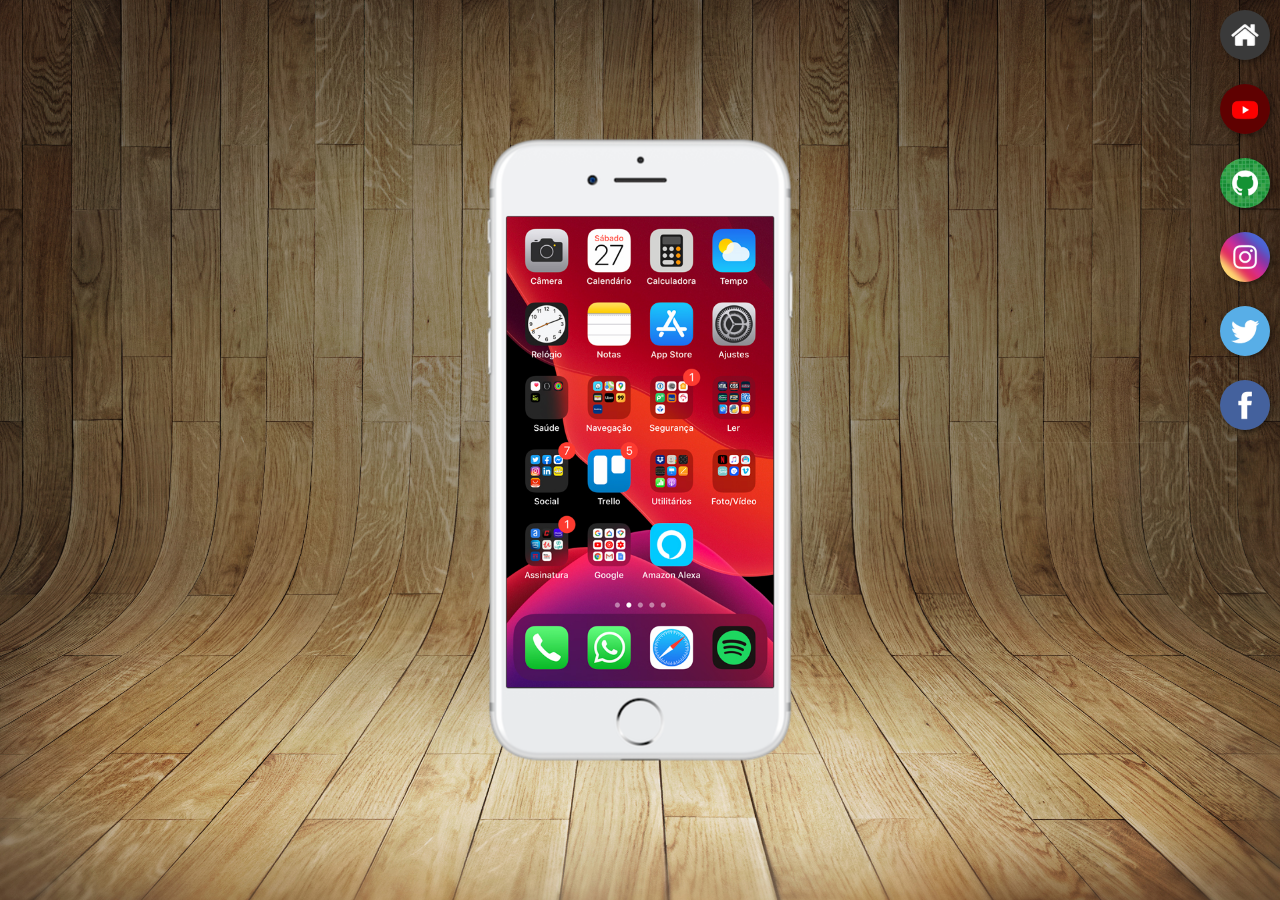
<file: index.html>
<!DOCTYPE html>
<html lang="pt-br">
<head>
    <meta charset="UTF-8">
    <meta name="viewport" content="width=device-width, initial-scale=1.0">
    <link rel="shortcut icon" href="favicon.ico" type="image/x-icon">
    <link rel="stylesheet" href="estilos/style.css">
    <title>Projeto Redes Sociais</title>
</head>
<body>
    <main>
        <section id="telefone">
            <iframe src="home.html" name="tela"  id="tela" frameborder="0"></iframe>
        </section>
        <section id="redes-sociais">
            <a href="home.html" target="tela"><img src="imagens/logo-home.jpg" alt="Home"></a><br>

            <a href="youtube.html" target="tela"><img src="imagens/logo-youtube.jpg" alt="Youtube"><a><br>

            <a href="github.html" target="tela"><img src="imagens/logo-github.jpg" alt="Github"></a><br>

            <a href="instagram.html" target="tela"><img src="imagens/logo-instagram.jpg" alt="Instagram"></a><br>

            <a href="#" target="tela"><img src="imagens/logo-twitter.jpg" alt="Twiter"></a><br>

            <a href="#" target="tela"><img src="imagens/logo-facebook.jpg" alt="Facebook"></a><br>
        </section>
    </main>
</body>
</html>
</file>
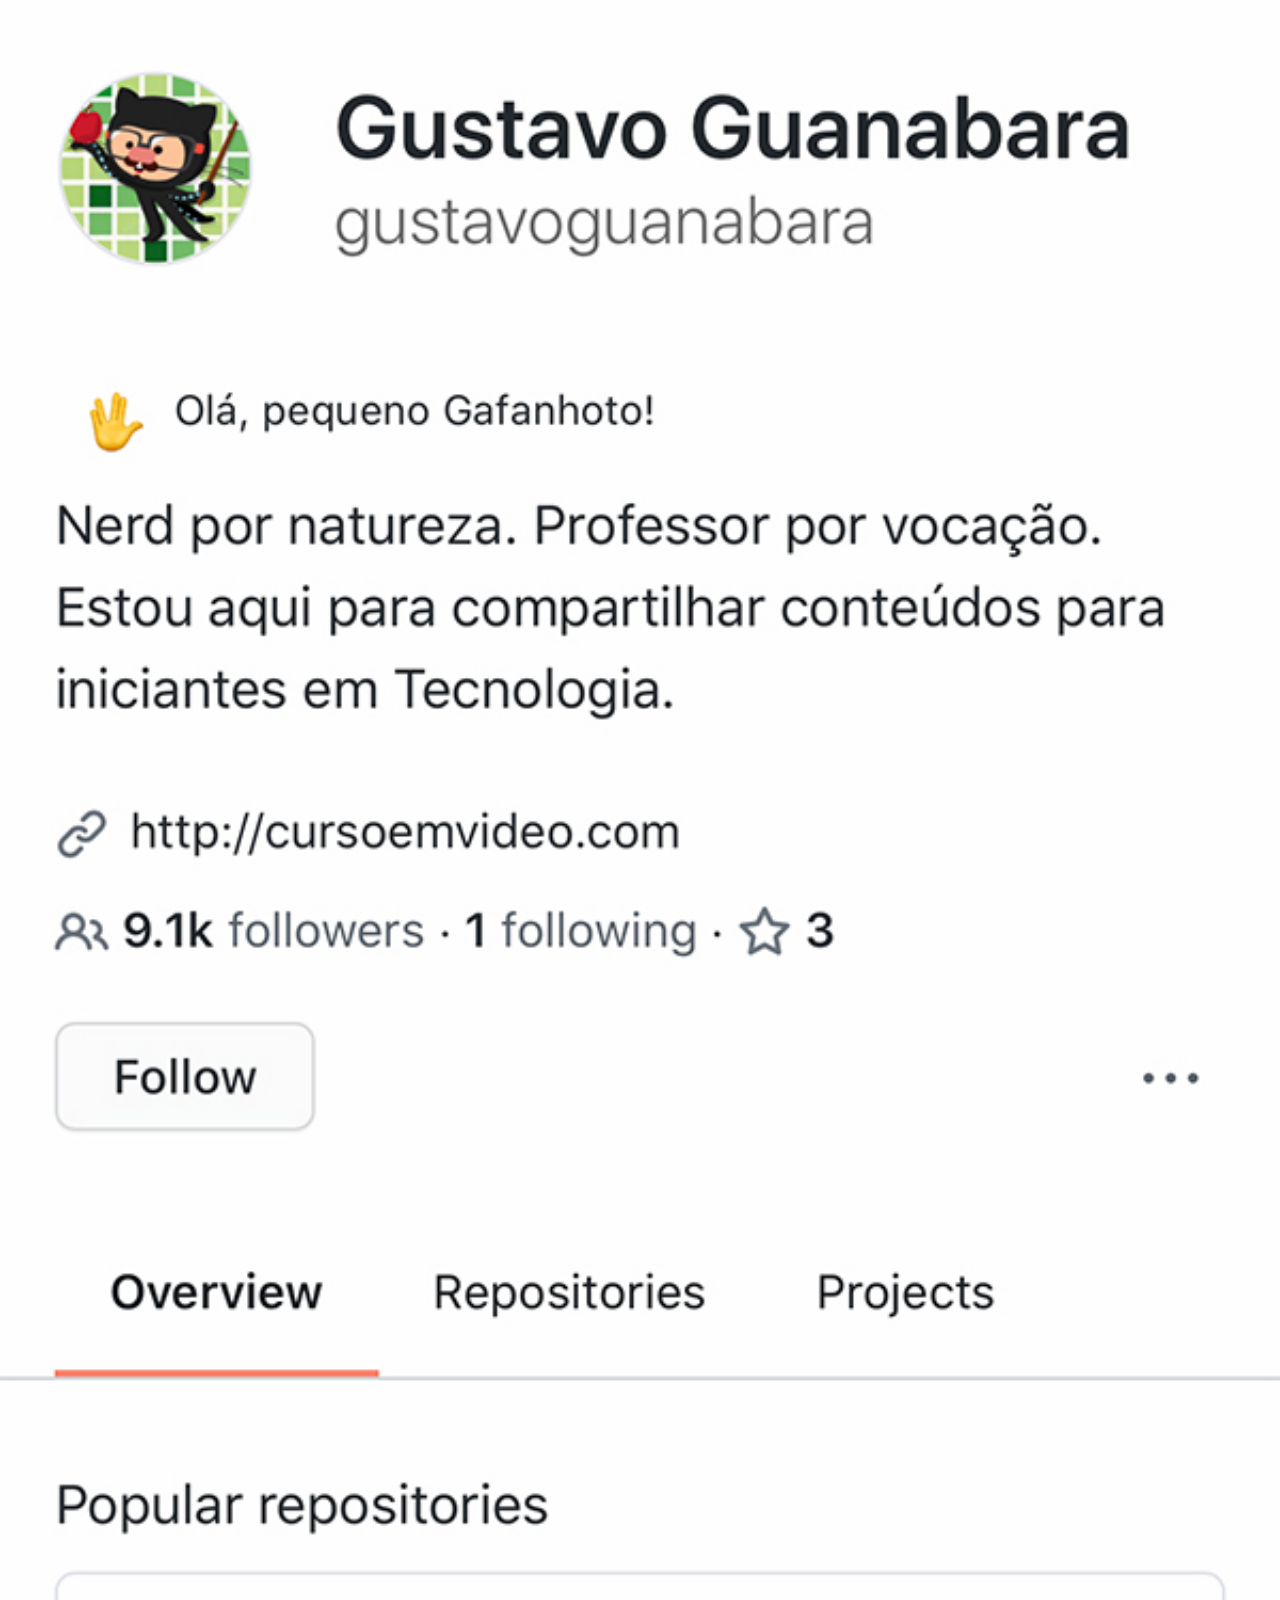
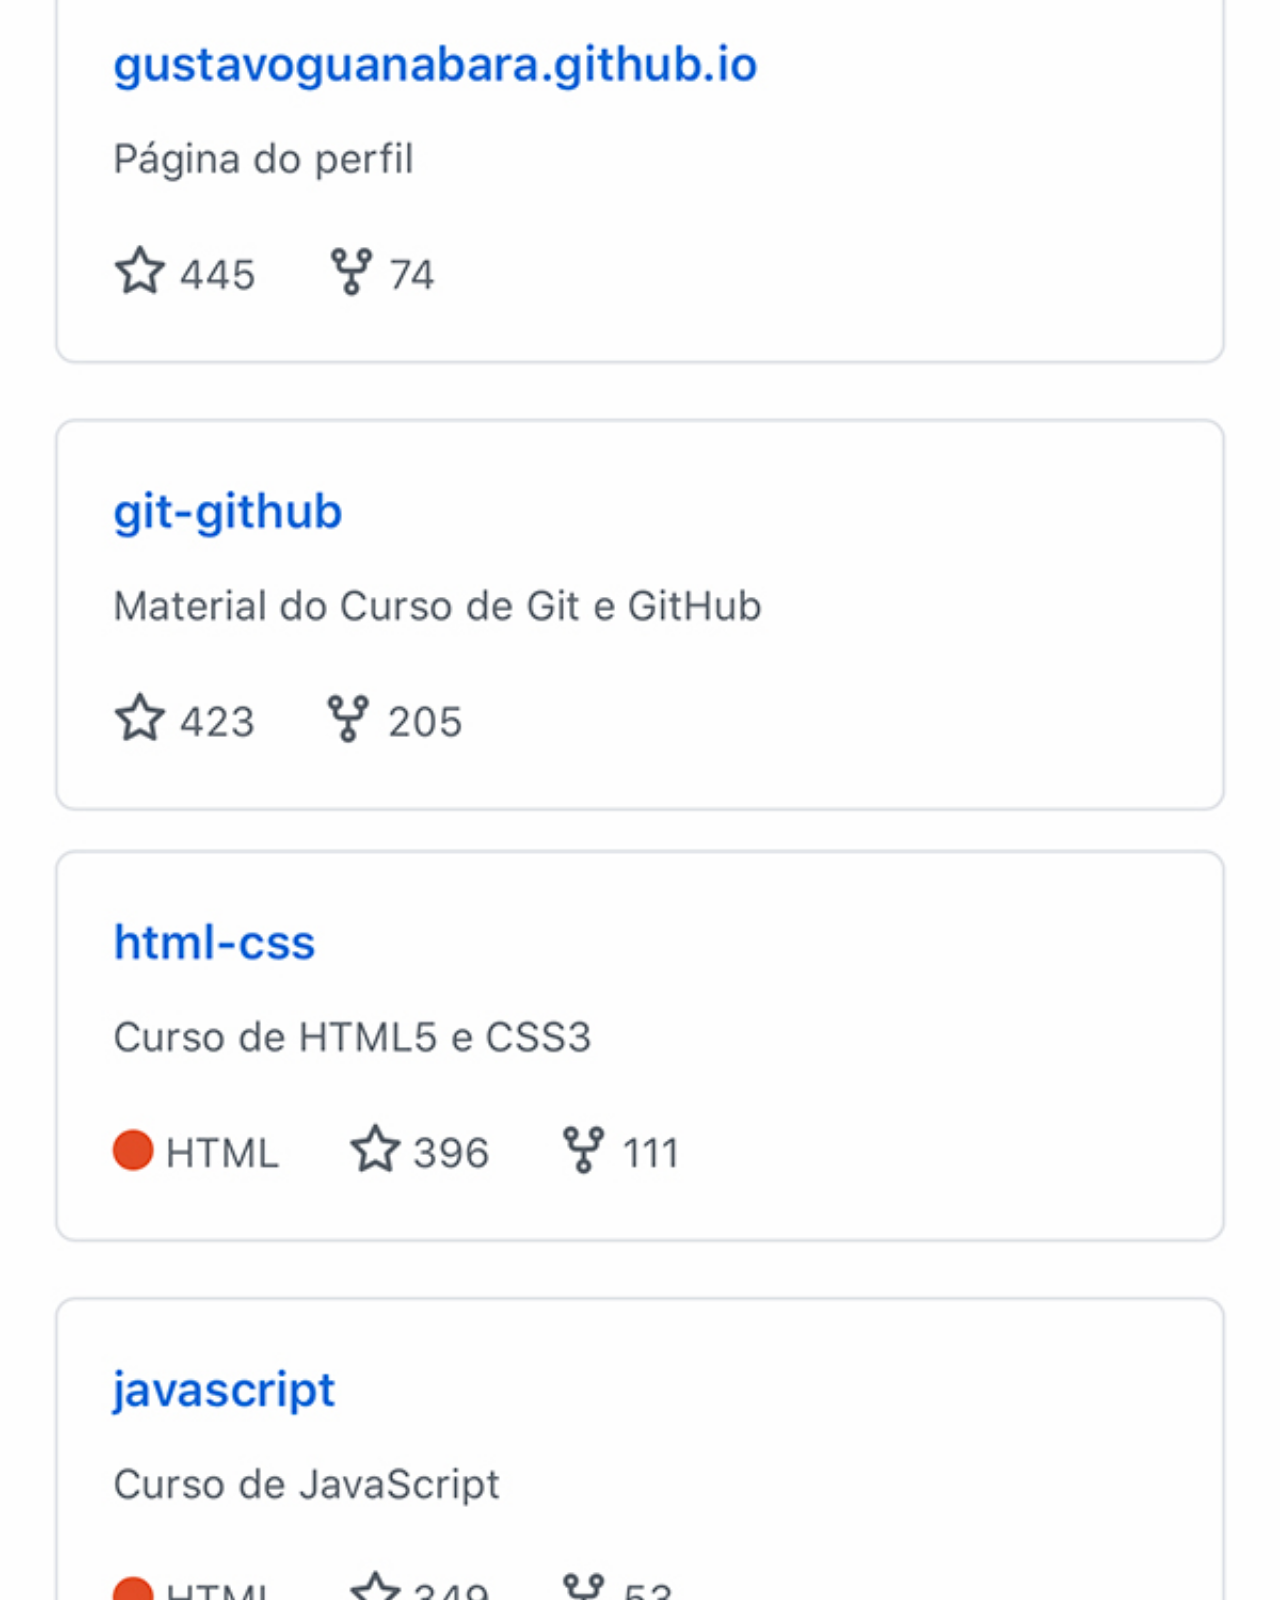
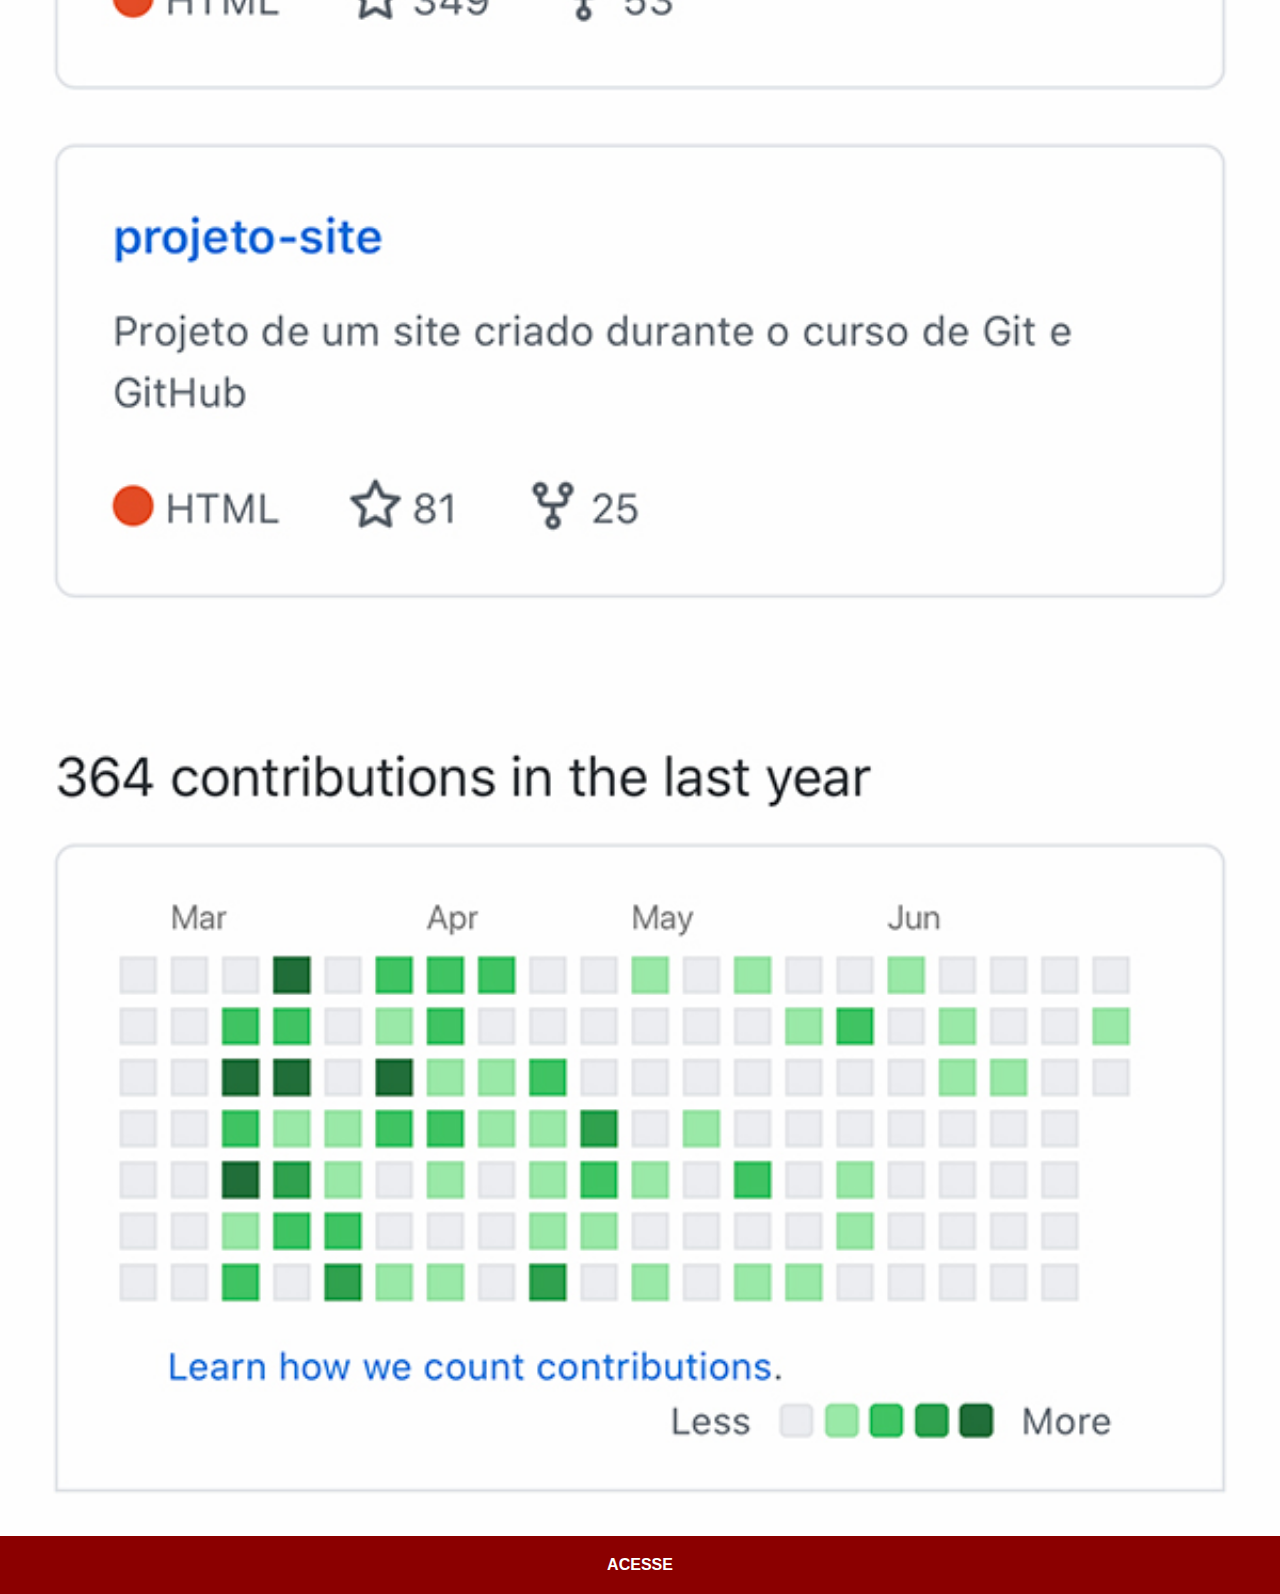
<file: github.html>
<!DOCTYPE html>
<html lang="pt-br">
<head>
    <meta charset="UTF-8">
    <meta name="viewport" content="width=device-width, initial-scale=1.0">
    <title>Github</title>
    <link rel="stylesheet" href="estilos/social.css">
</head>
<body>
    <img src="imagens/tela-github.jpg" alt="Github">
    <a href="https://github.com/gustavoguanabara/" target="_blank">ACESSE</a>
</body>
</html>
</file>
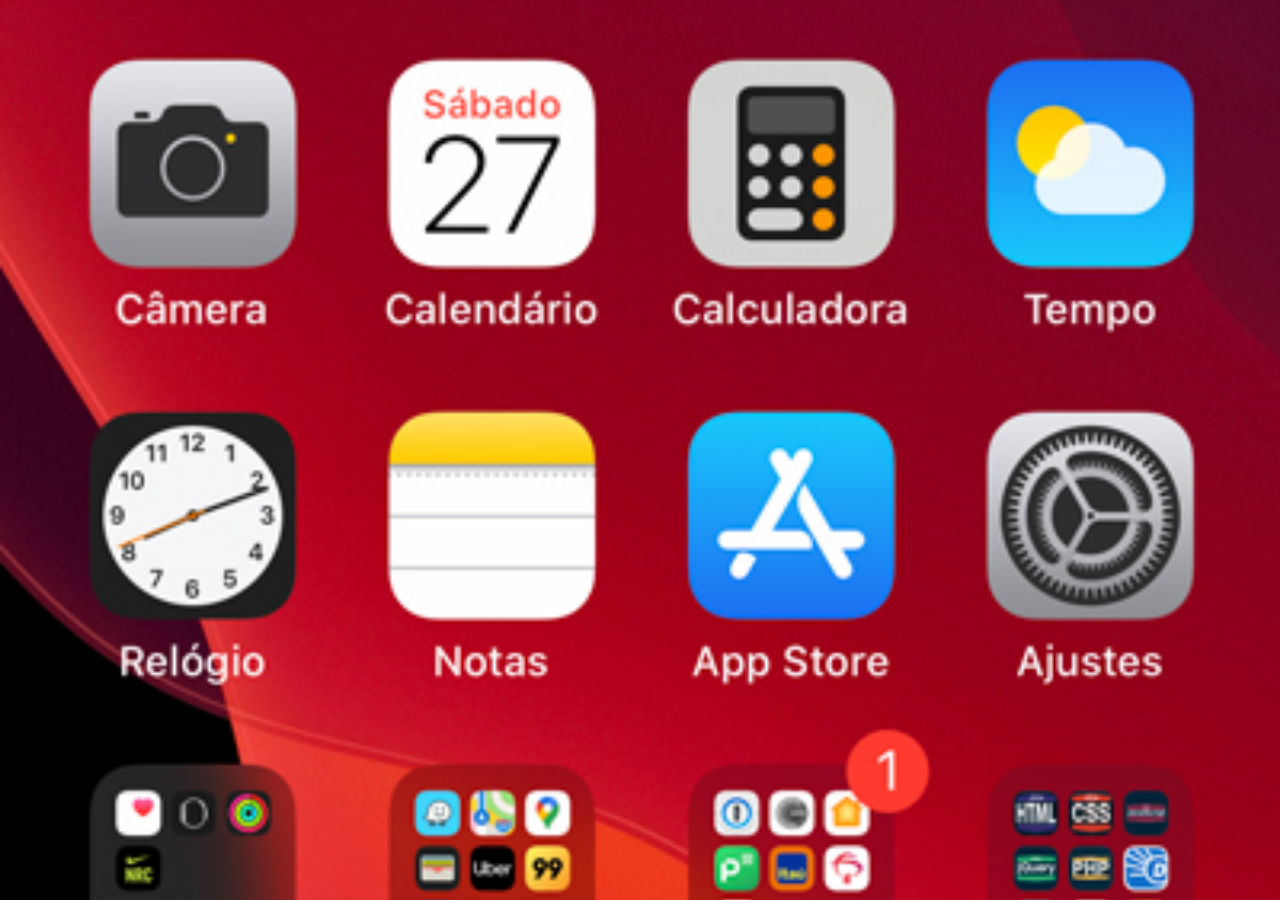
<file: home.html>
<!DOCTYPE html>
<html lang="pt-br">
<head>
    <meta charset="UTF-8">
    <meta name="viewport" content="width=device-width, initial-scale=1.0">
    <title>Home</title>
</head>
<style>
    * {
        margin: 0px;
        padding: 0px;
    }

    body {
        width: 100vw;
        height: 100vh;
        background: black url('imagens/tela-home.jpg') no-repeat top center;
        background-size: cover;
    }
</style>
<body>
    
</body>
</html>
</file>
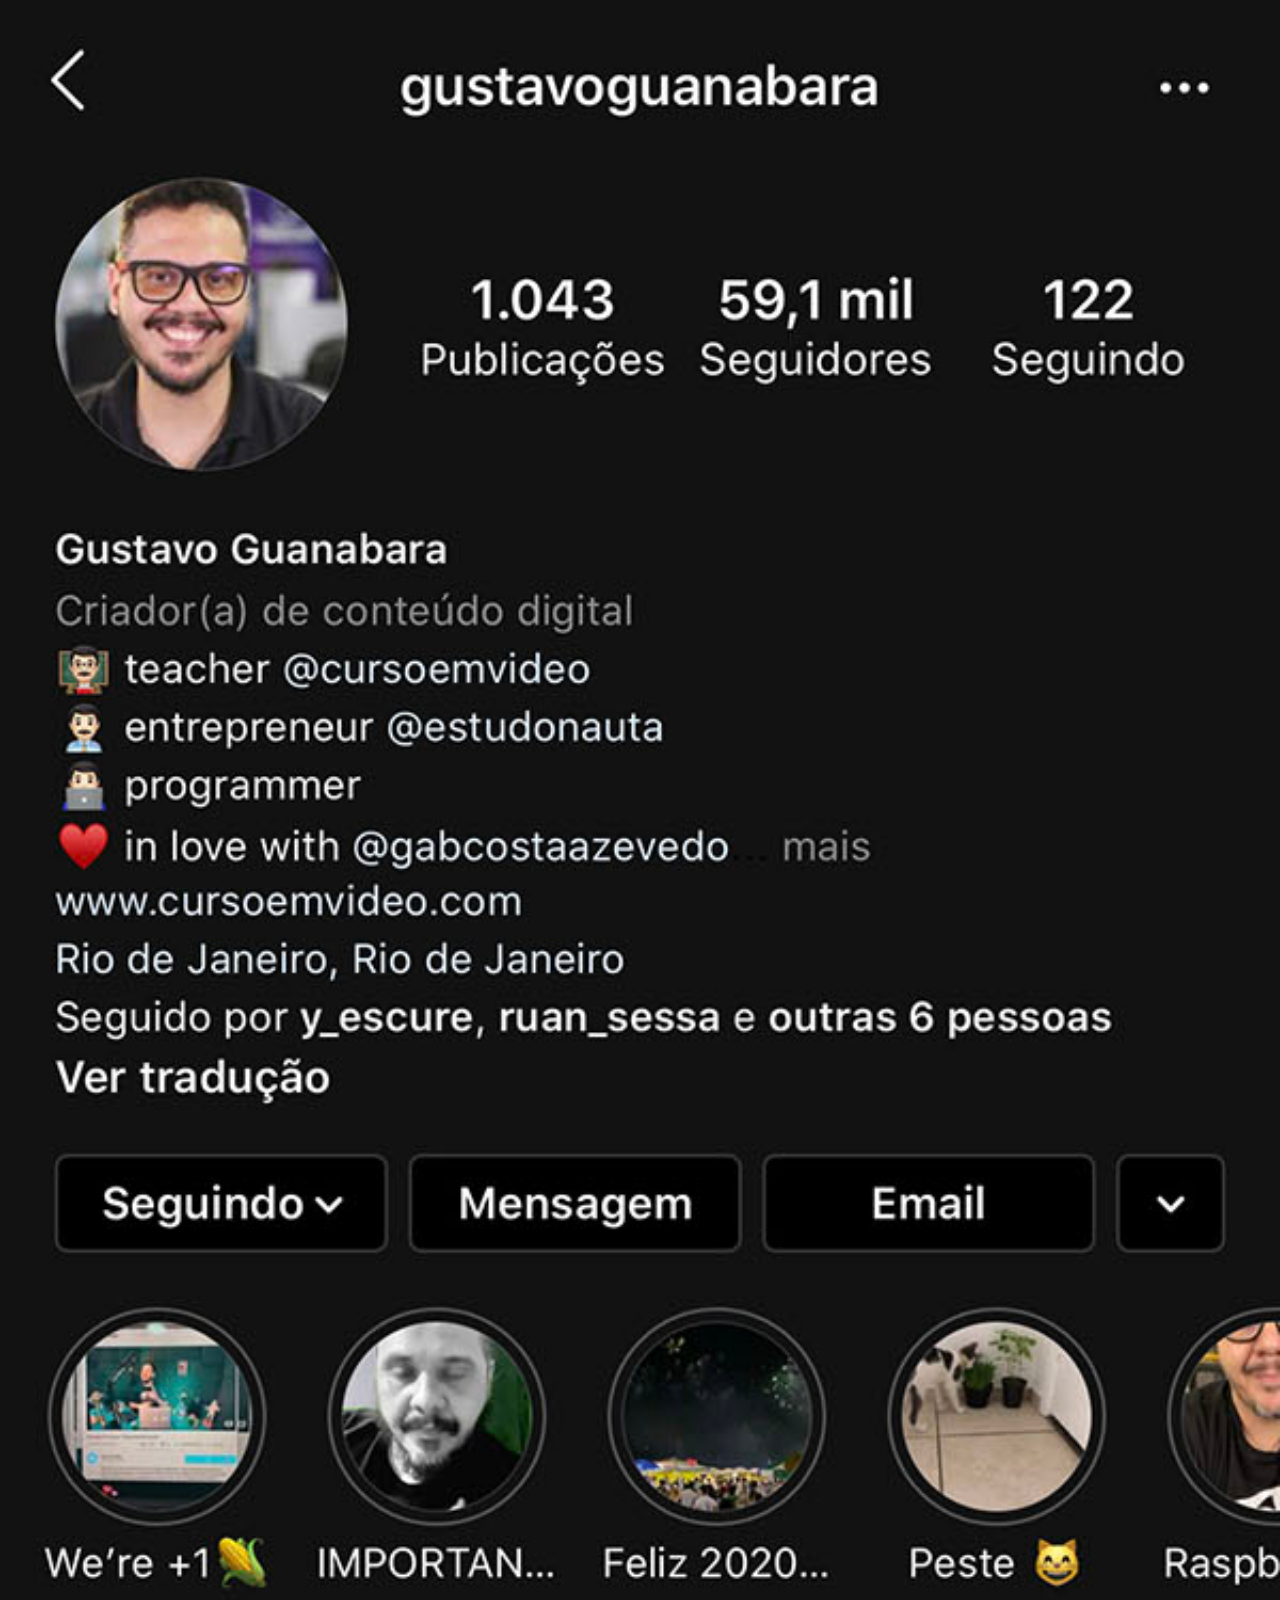
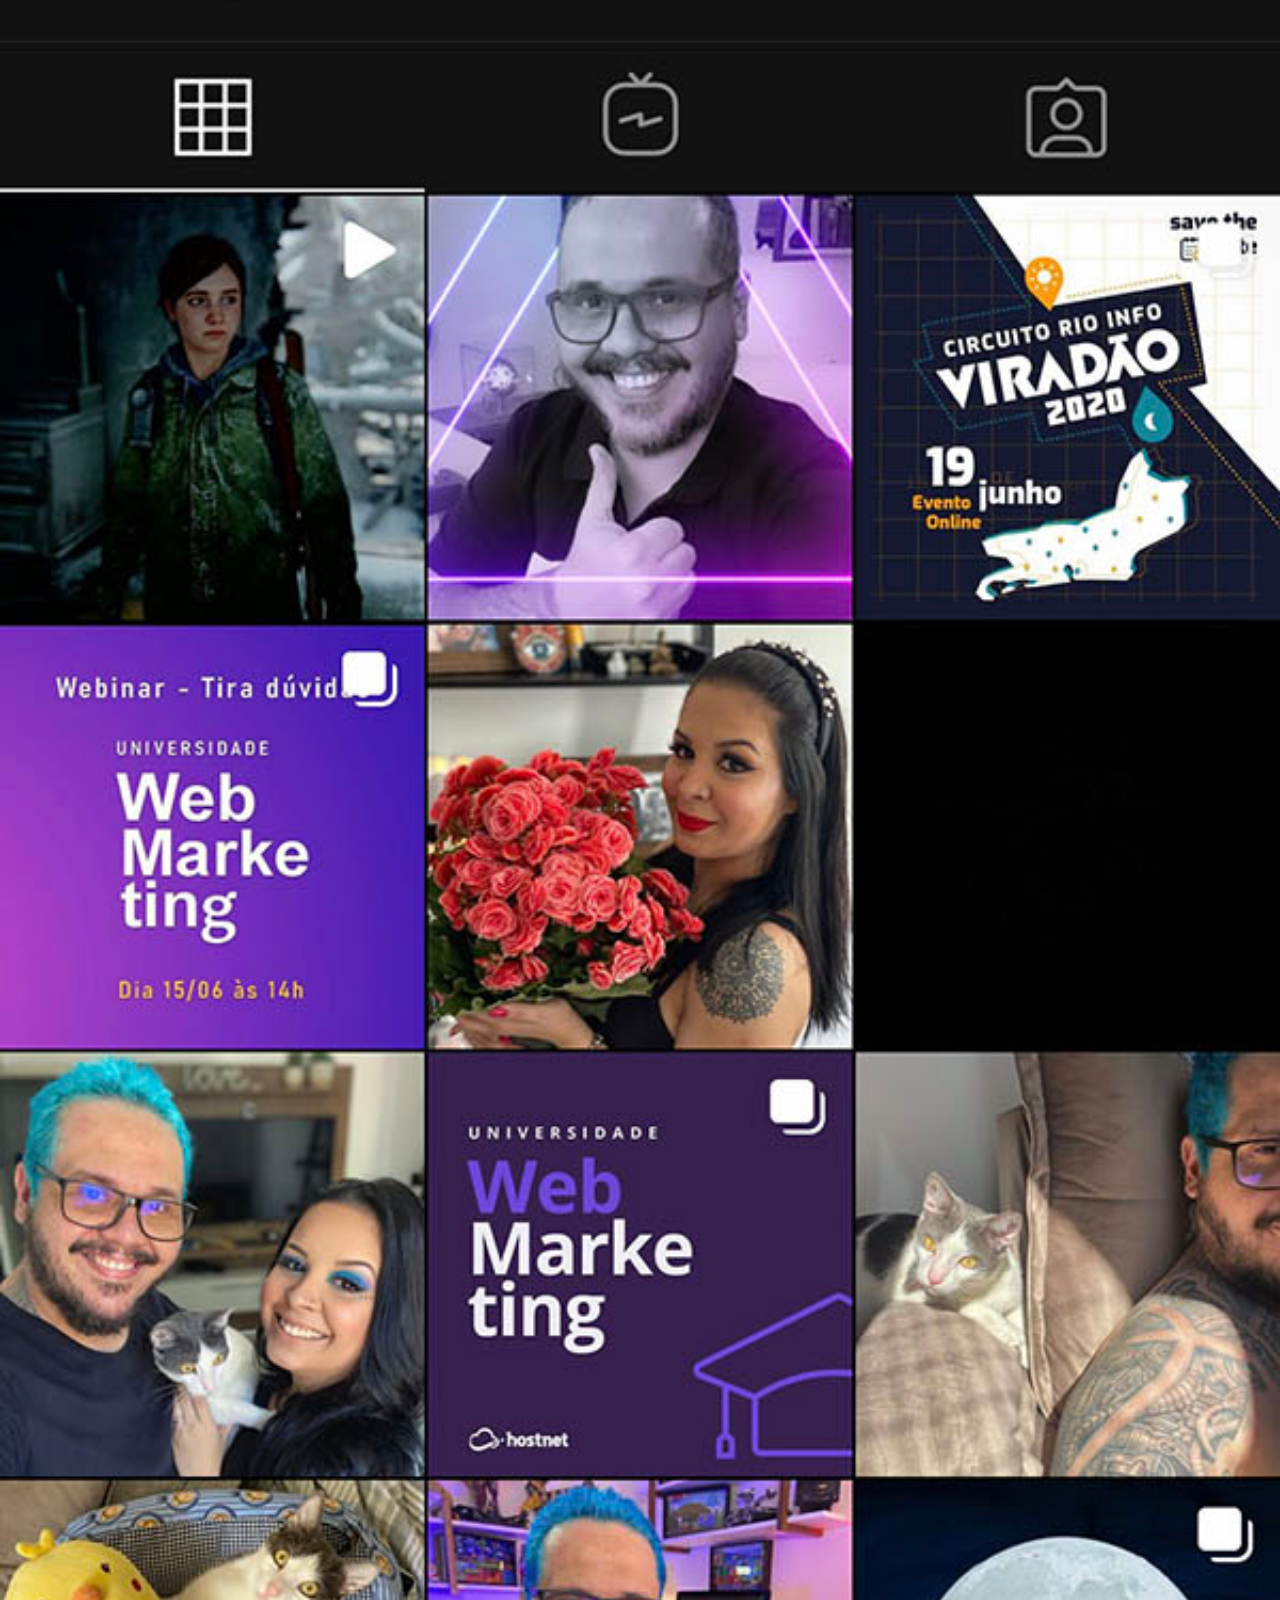
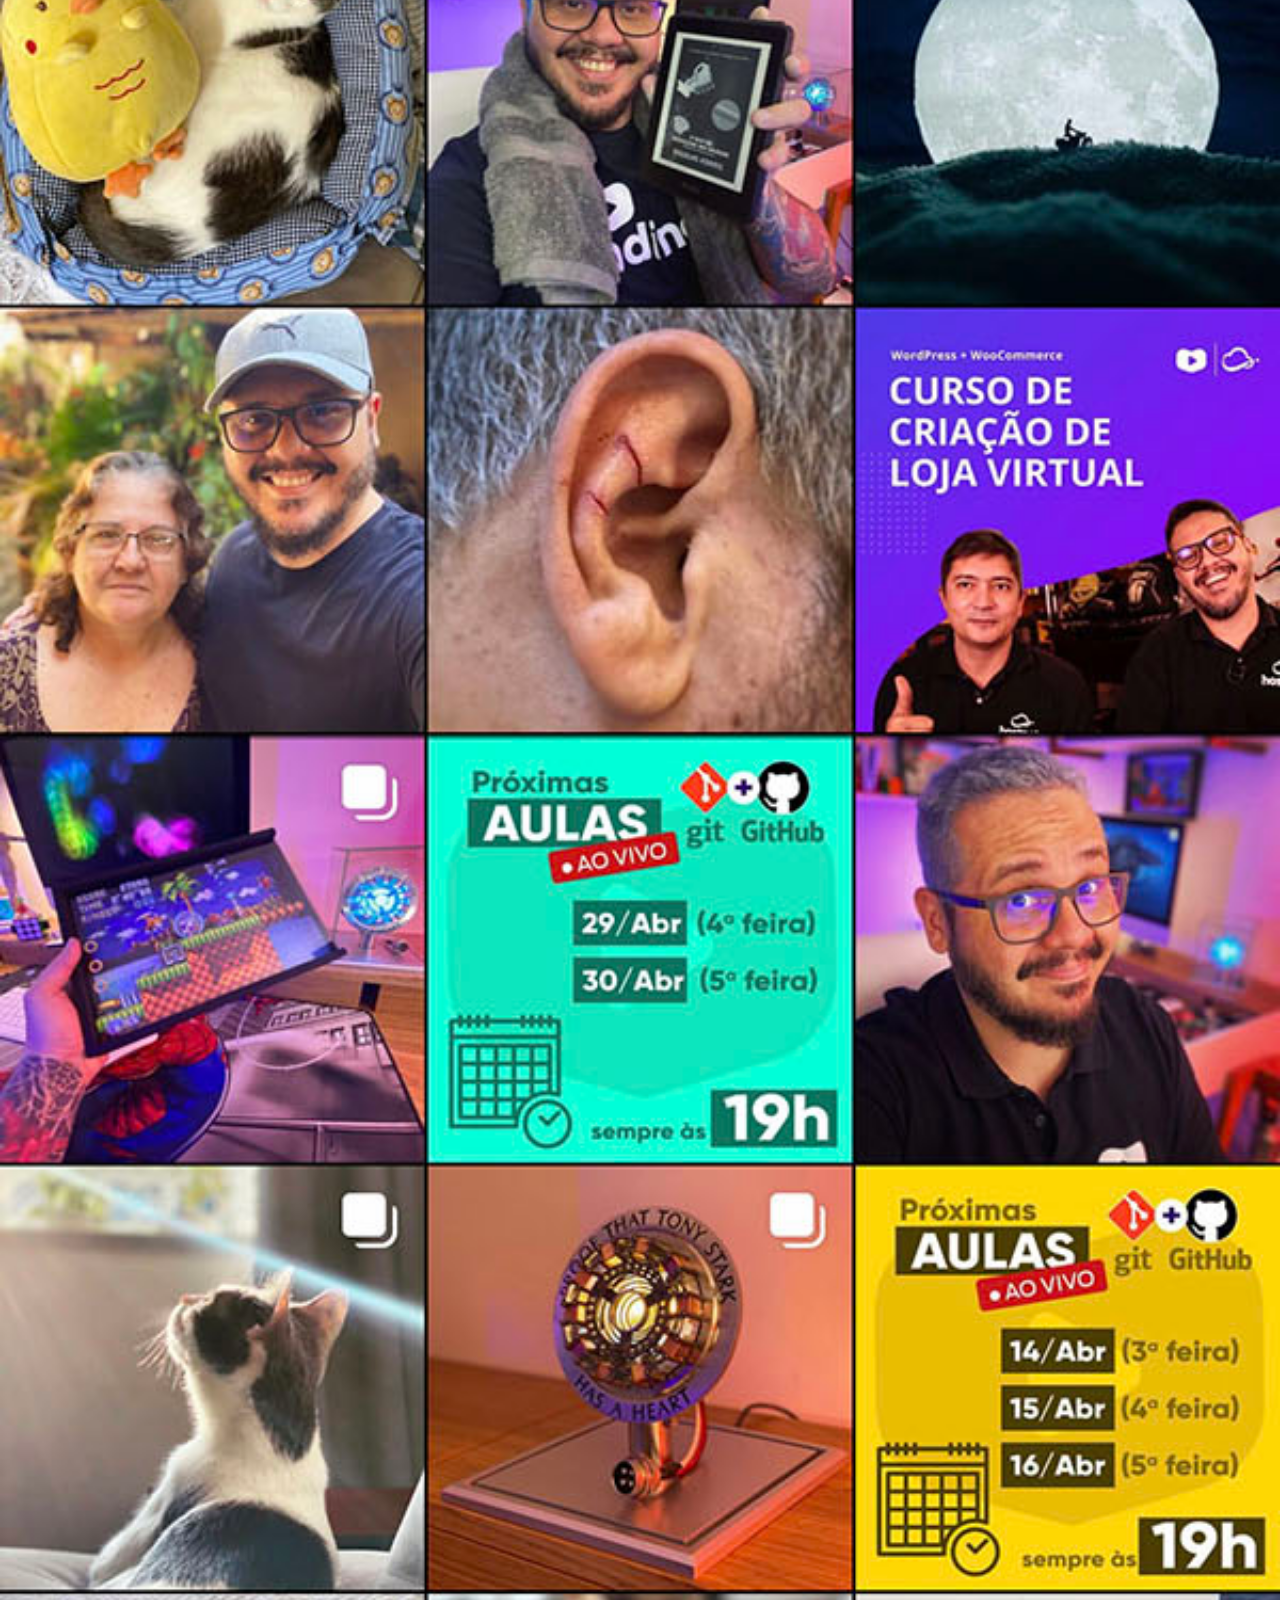
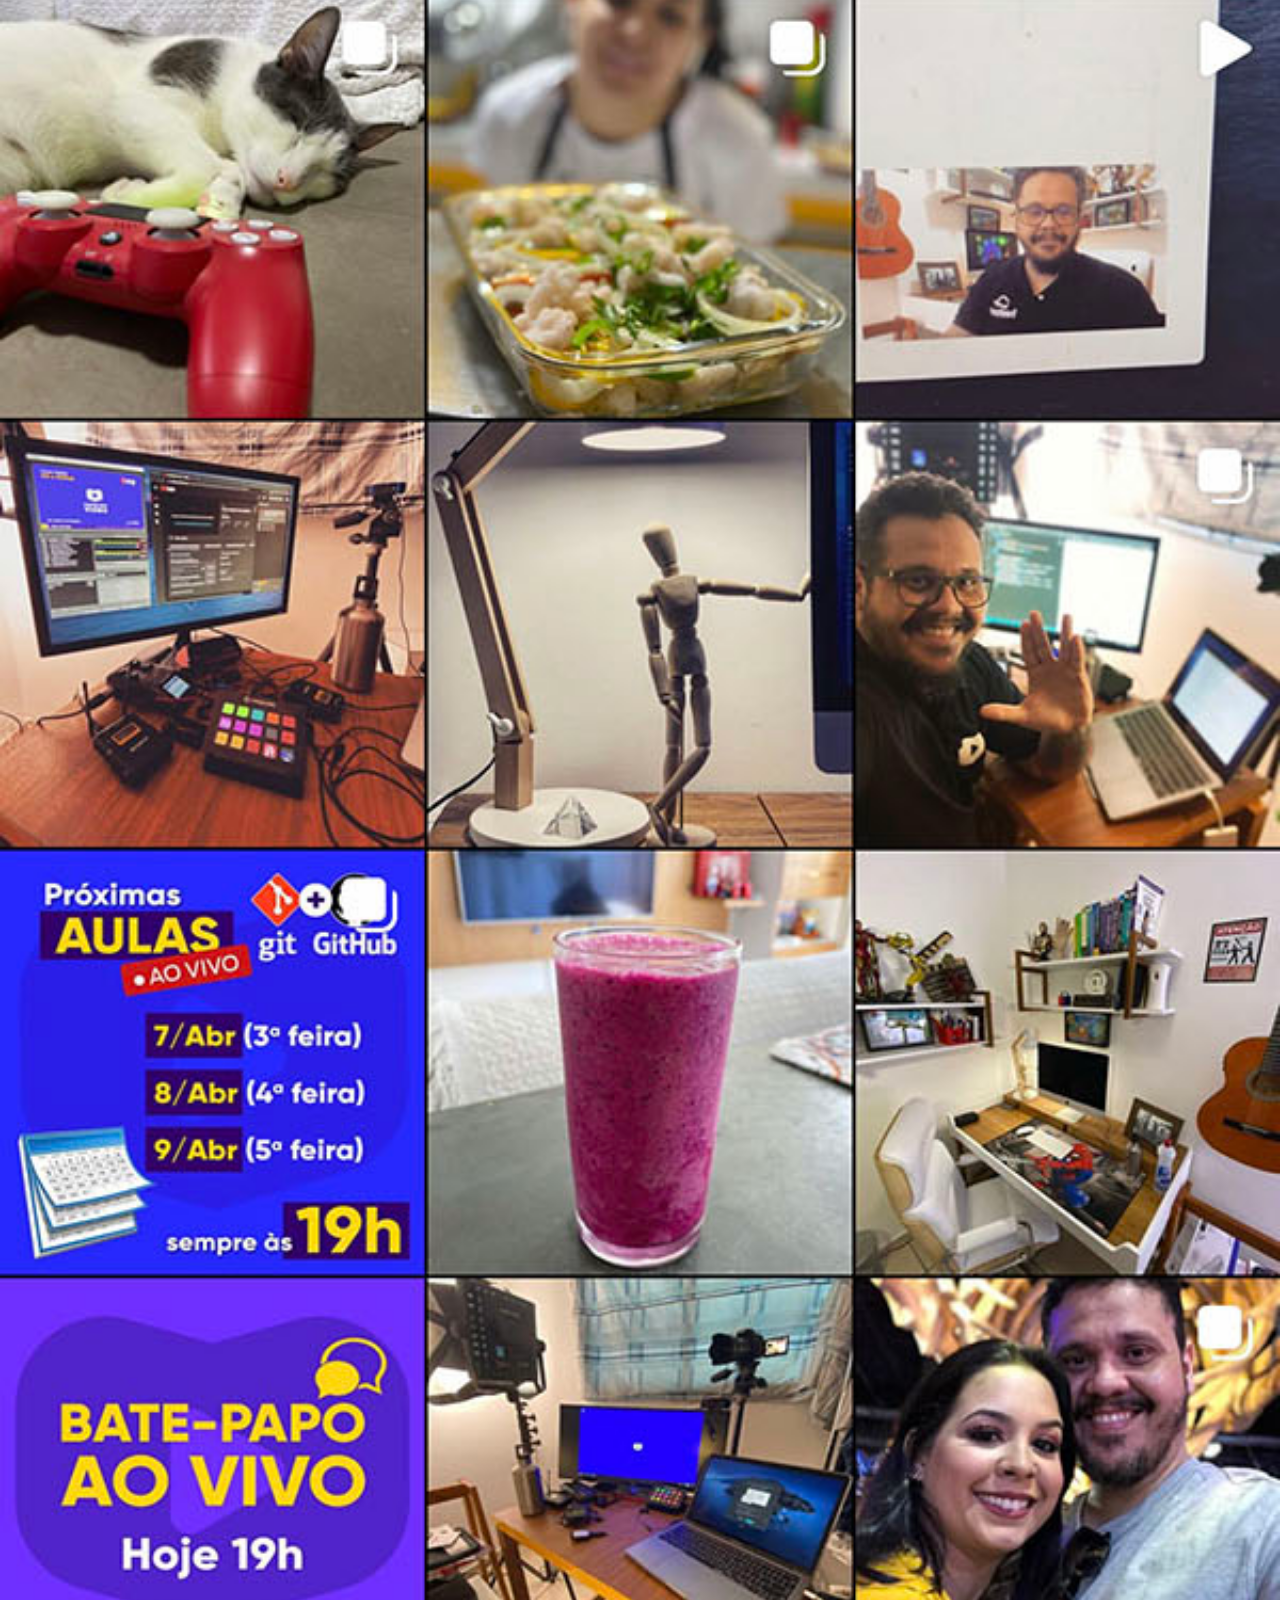
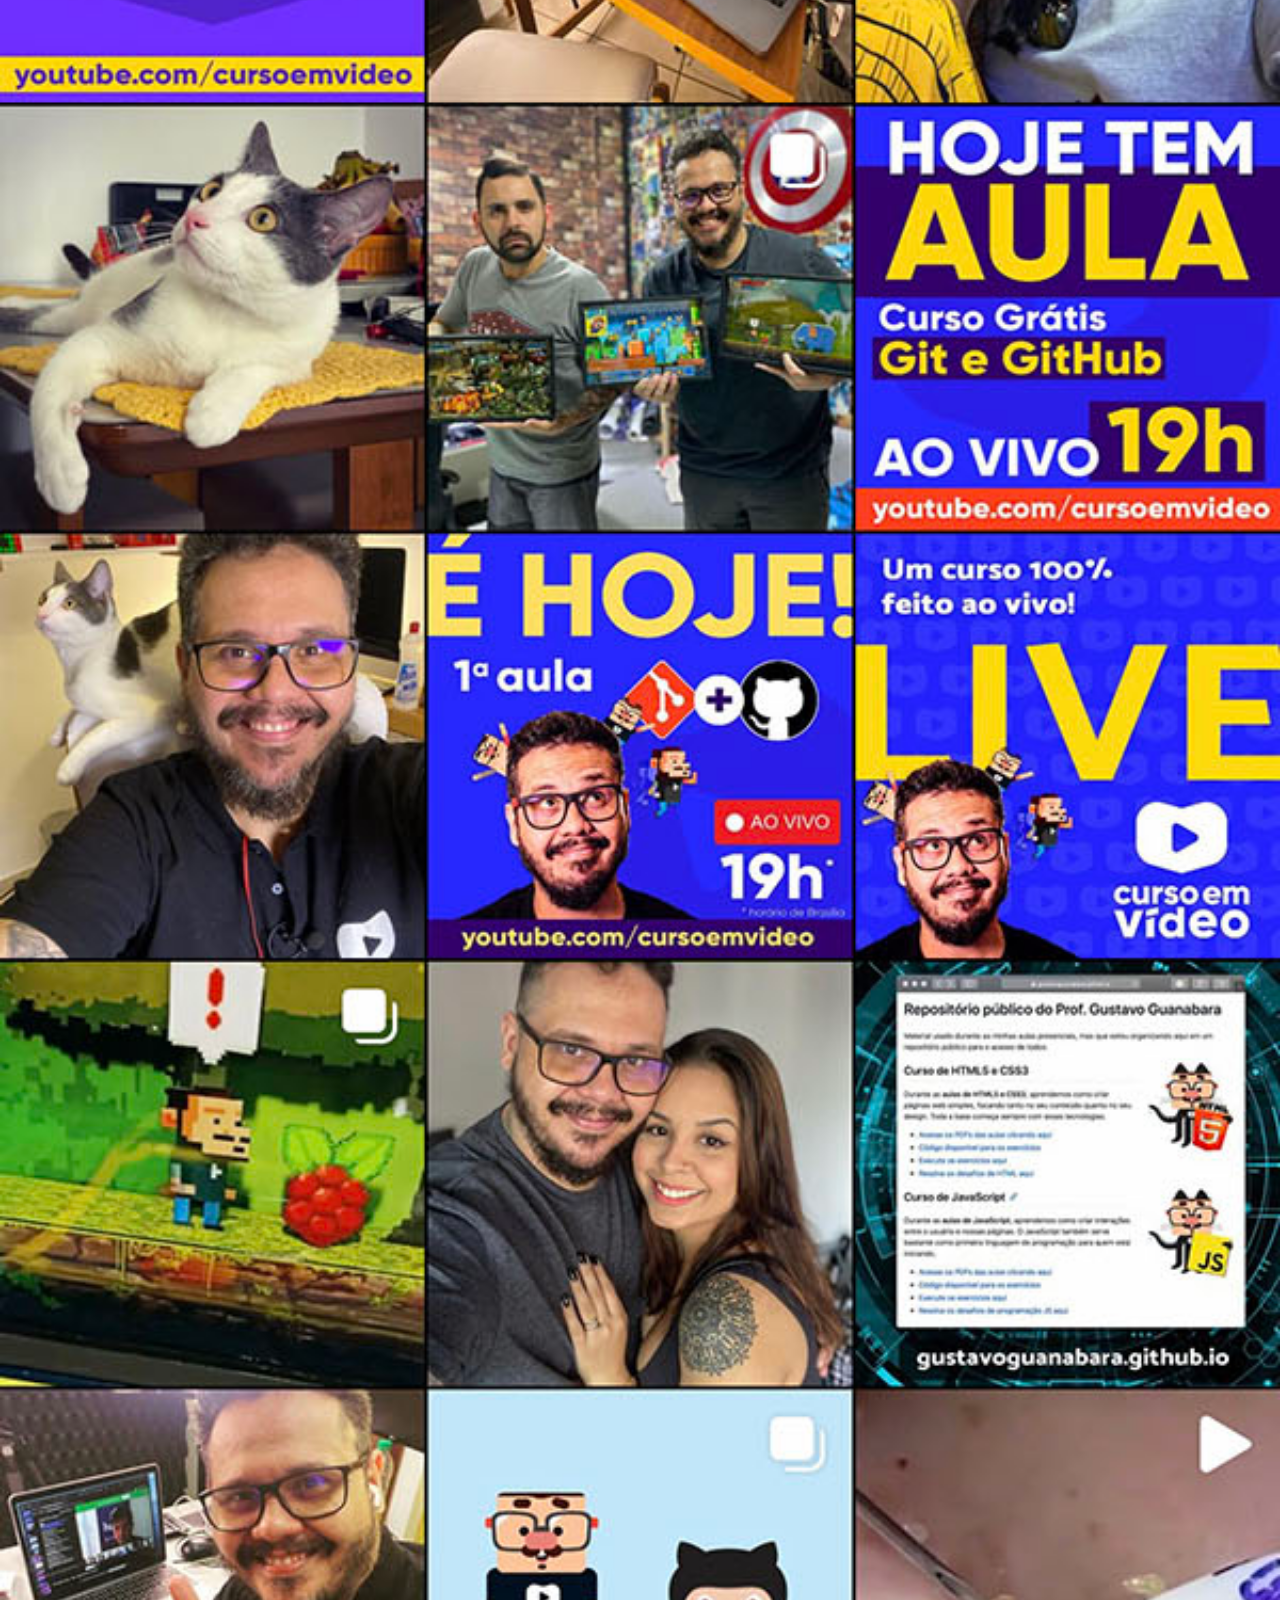
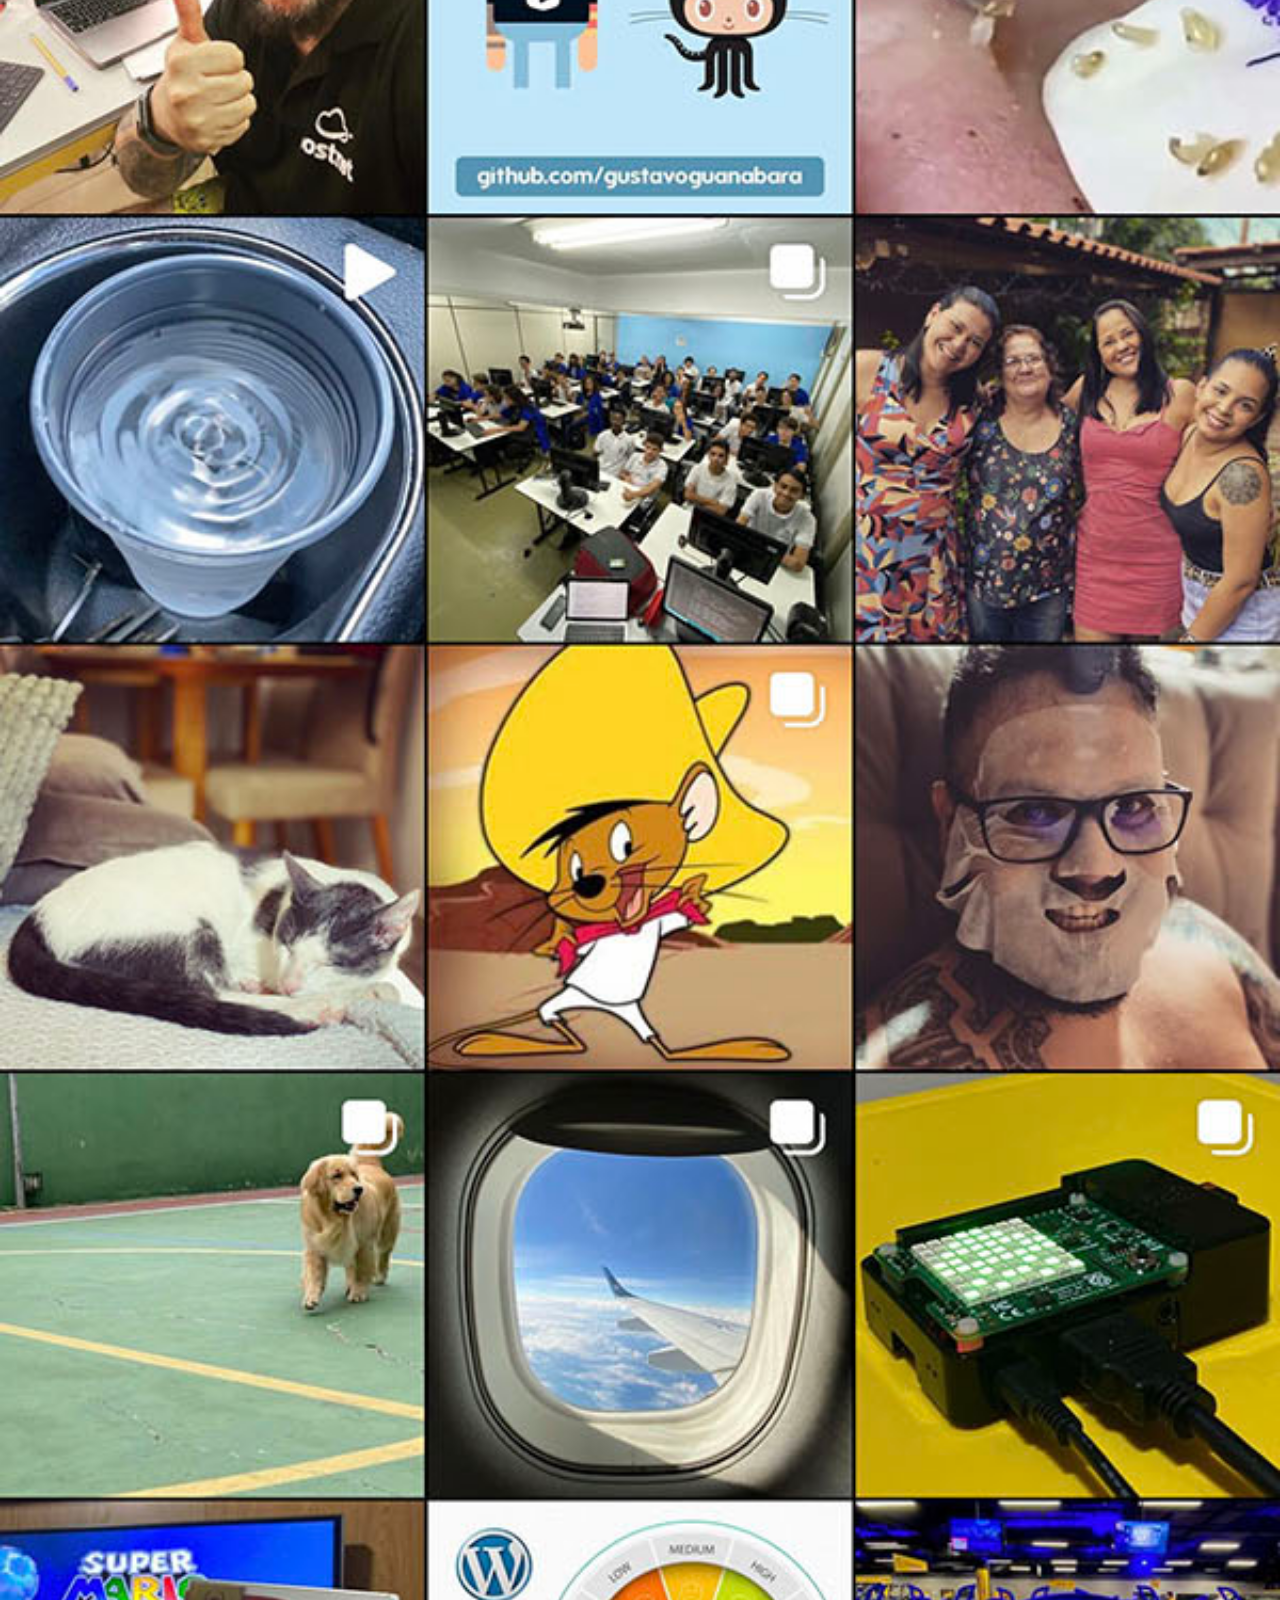
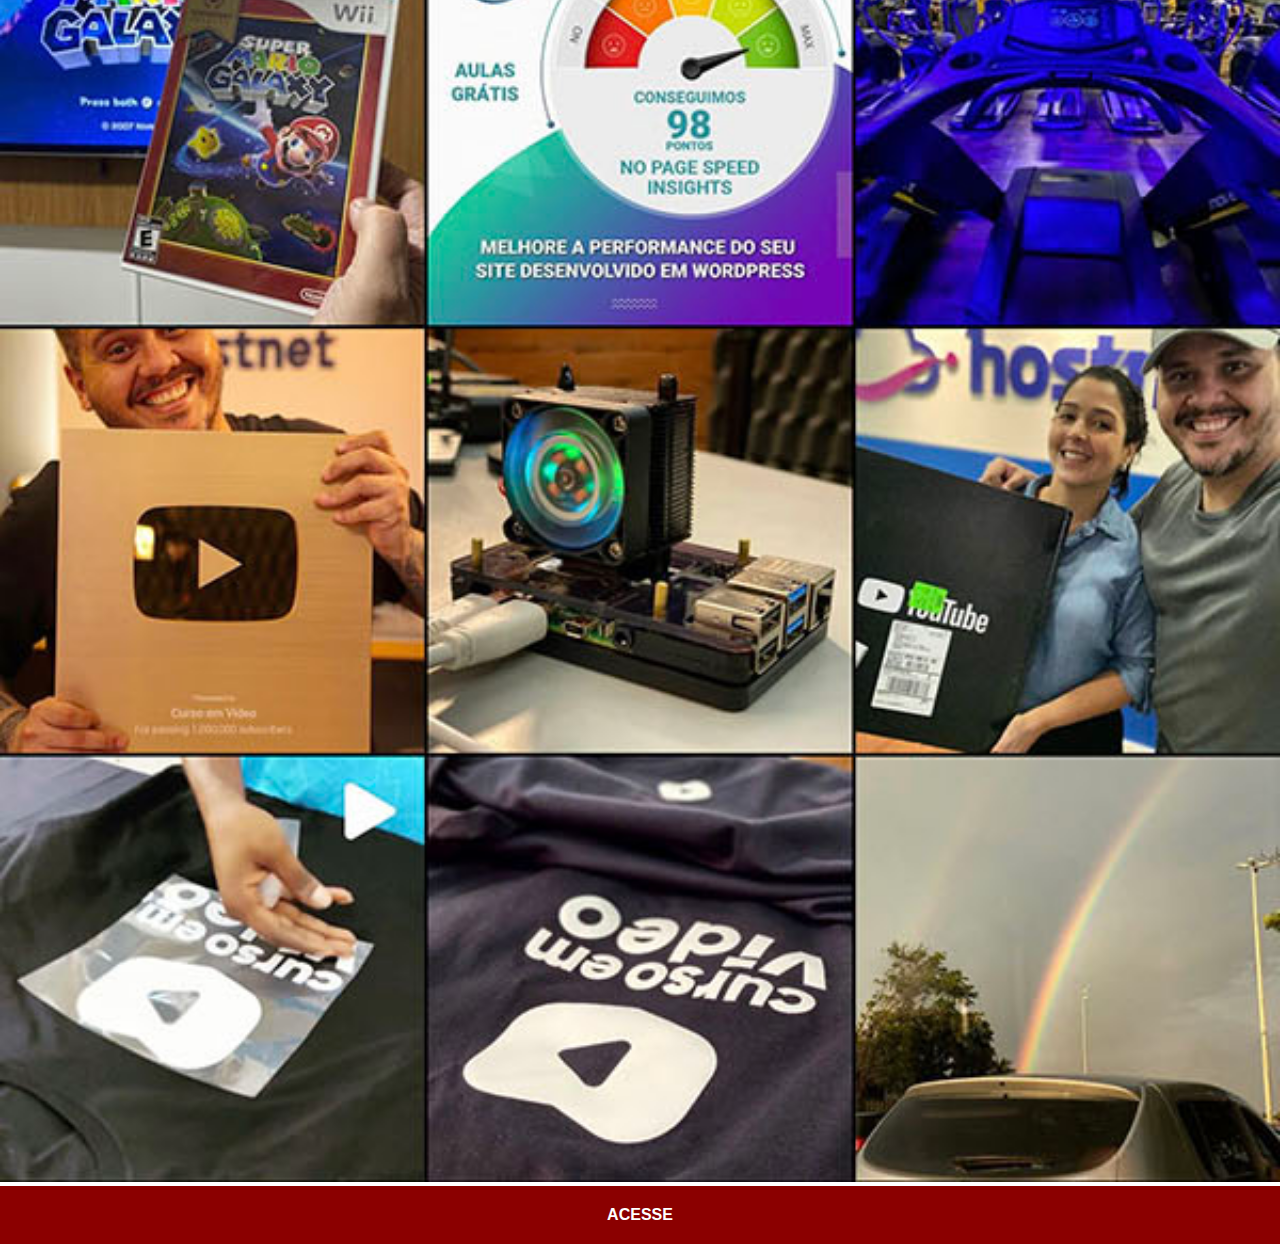
<file: instagram.html>
<!DOCTYPE html>
<html lang="pt-br">
<head>
    <meta charset="UTF-8">
    <meta name="viewport" content="width=device-width, initial-scale=1.0">
    <title>Instagram</title>
    <link rel="stylesheet" href="estilos/social.css">
</head>
<body>
    <img src="imagens/tela-instagram.jpg" alt="Instagram">
    <a href="https://www.instagram.com/gustavoguanabara/" target="_blank">ACESSE</a>
</body>
</html>
</file>
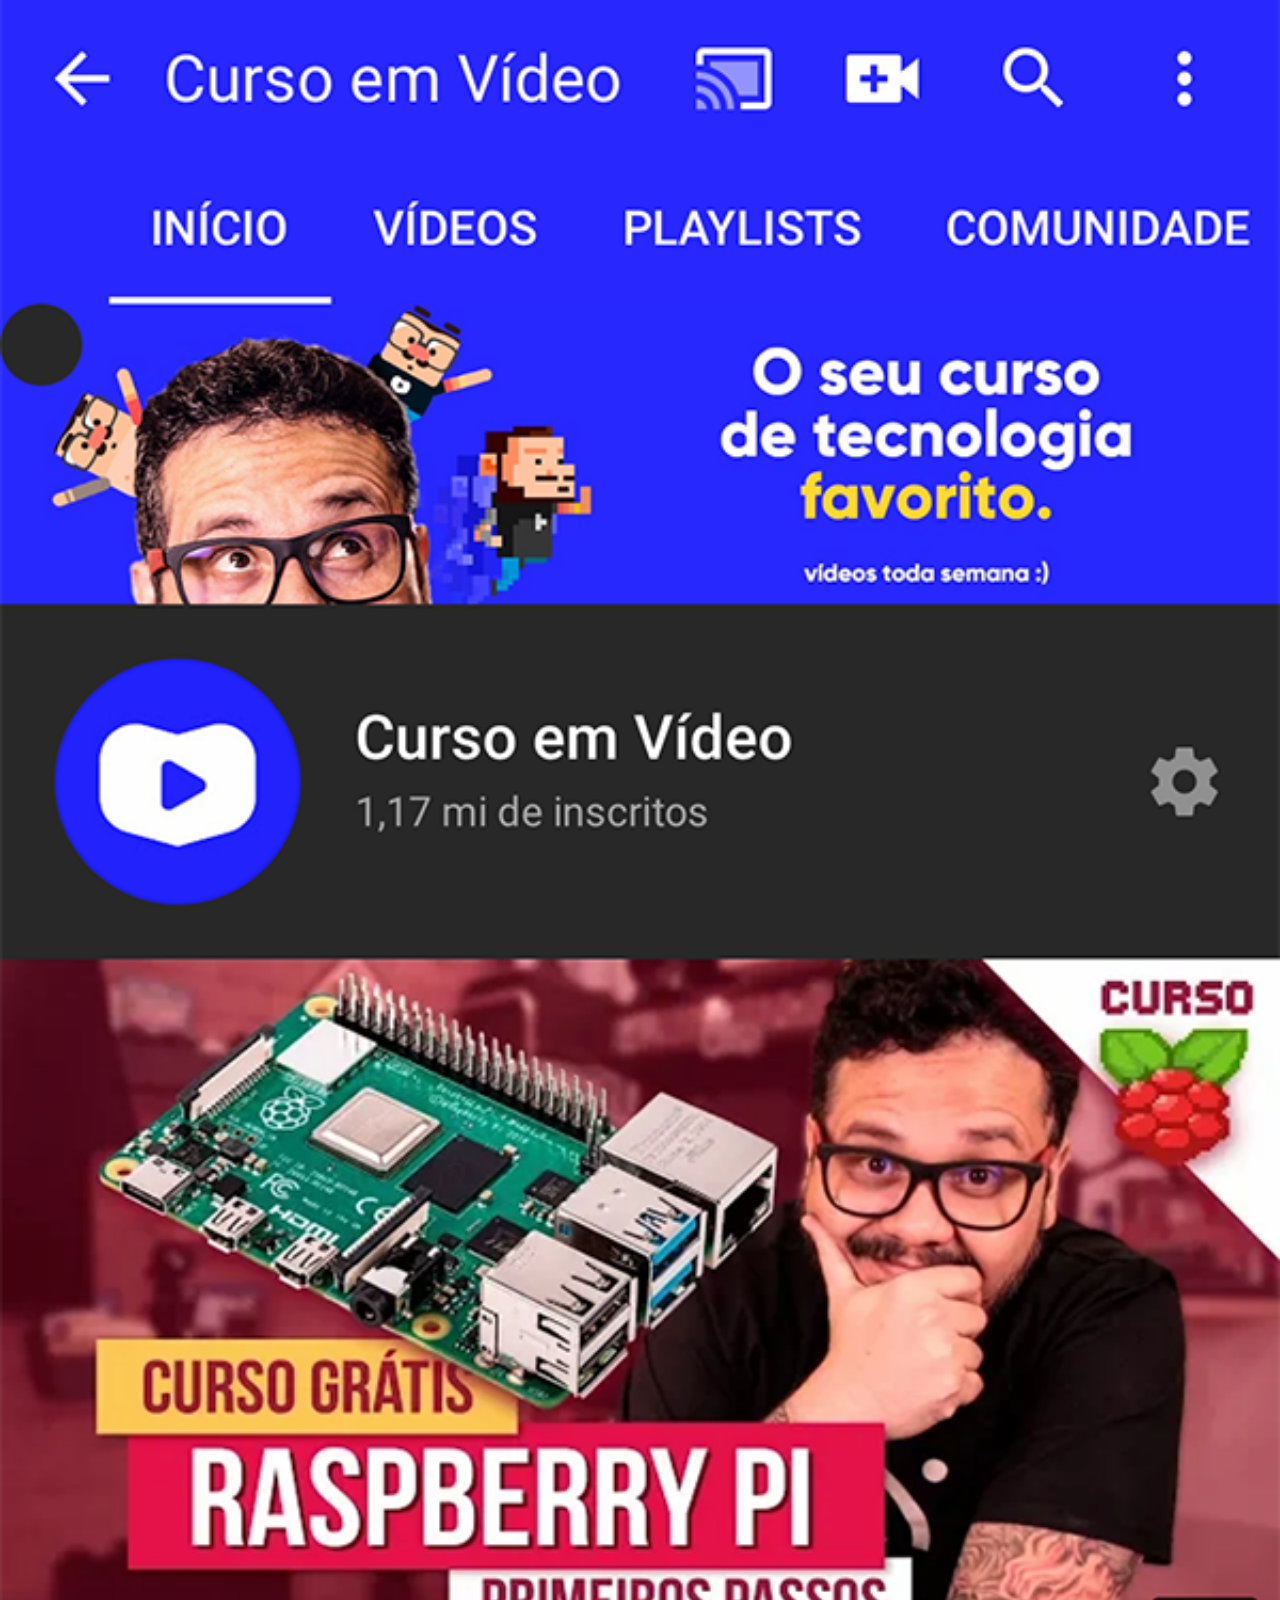
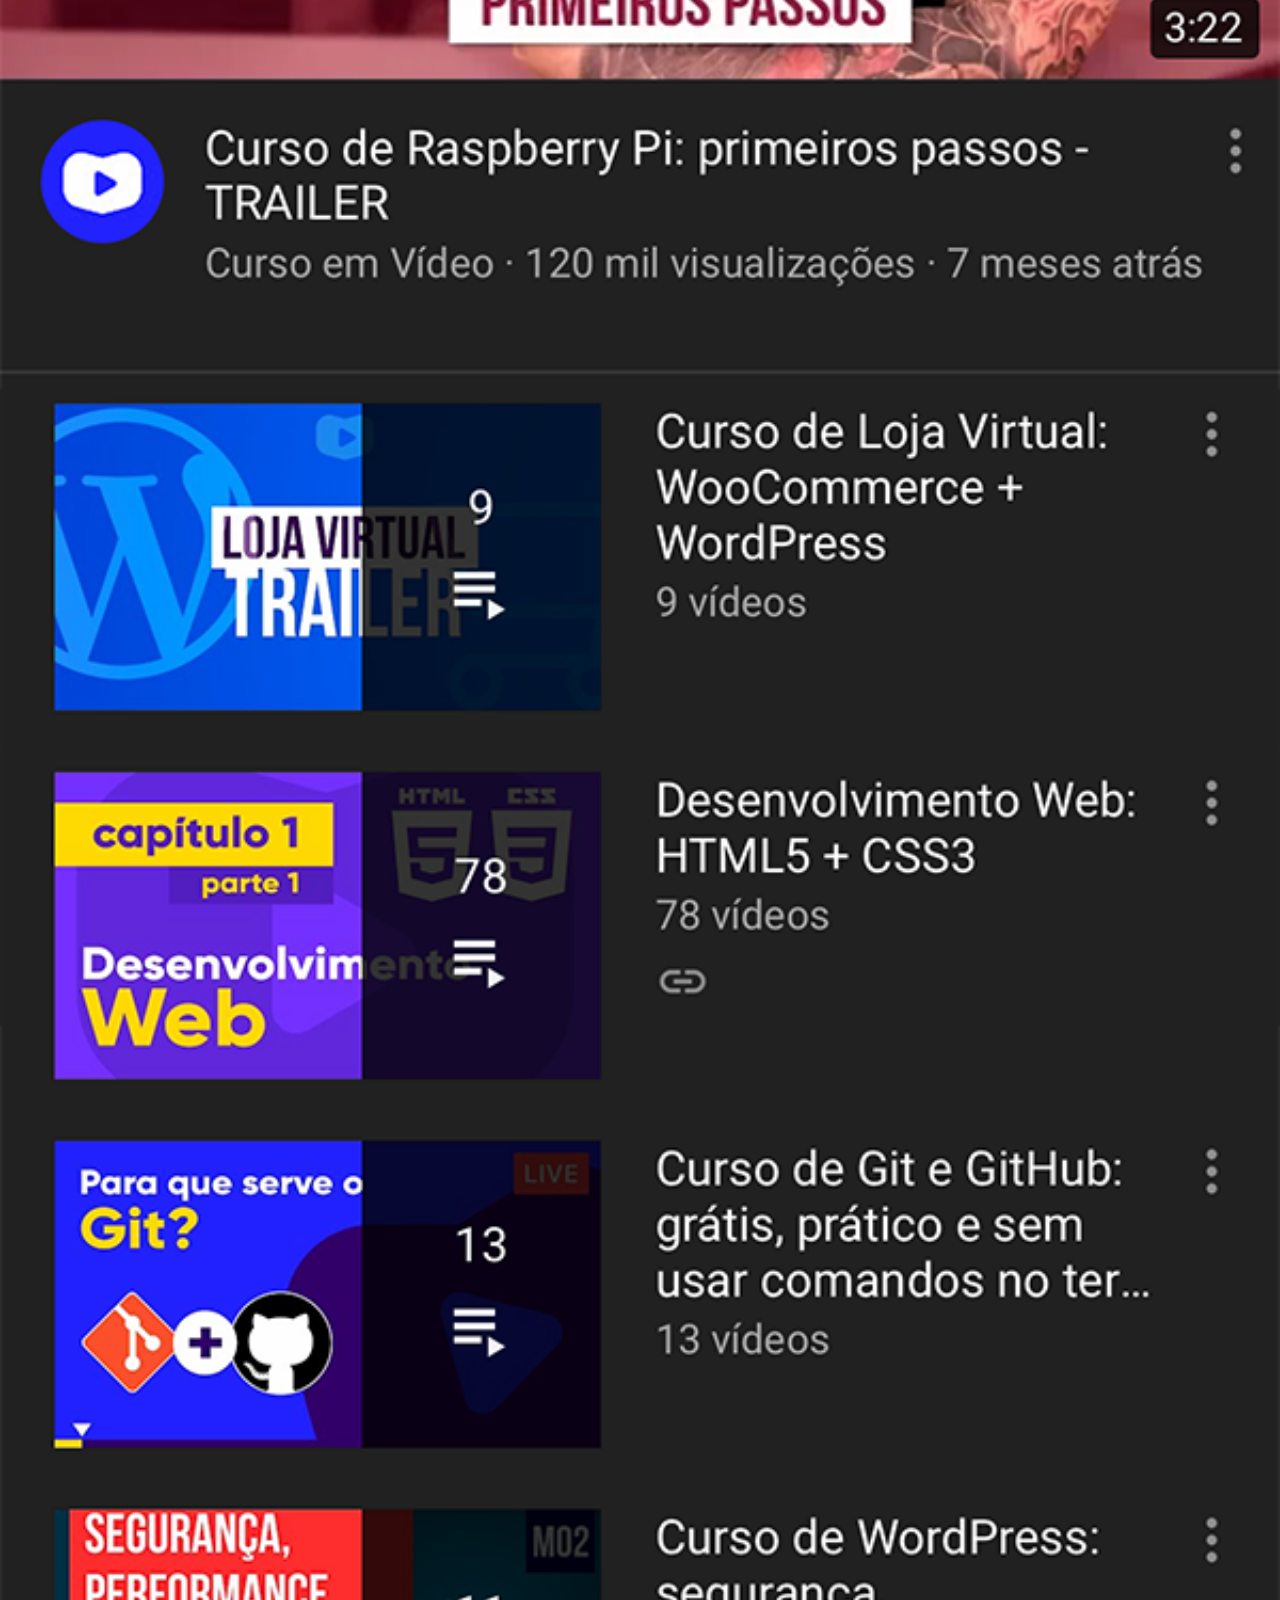
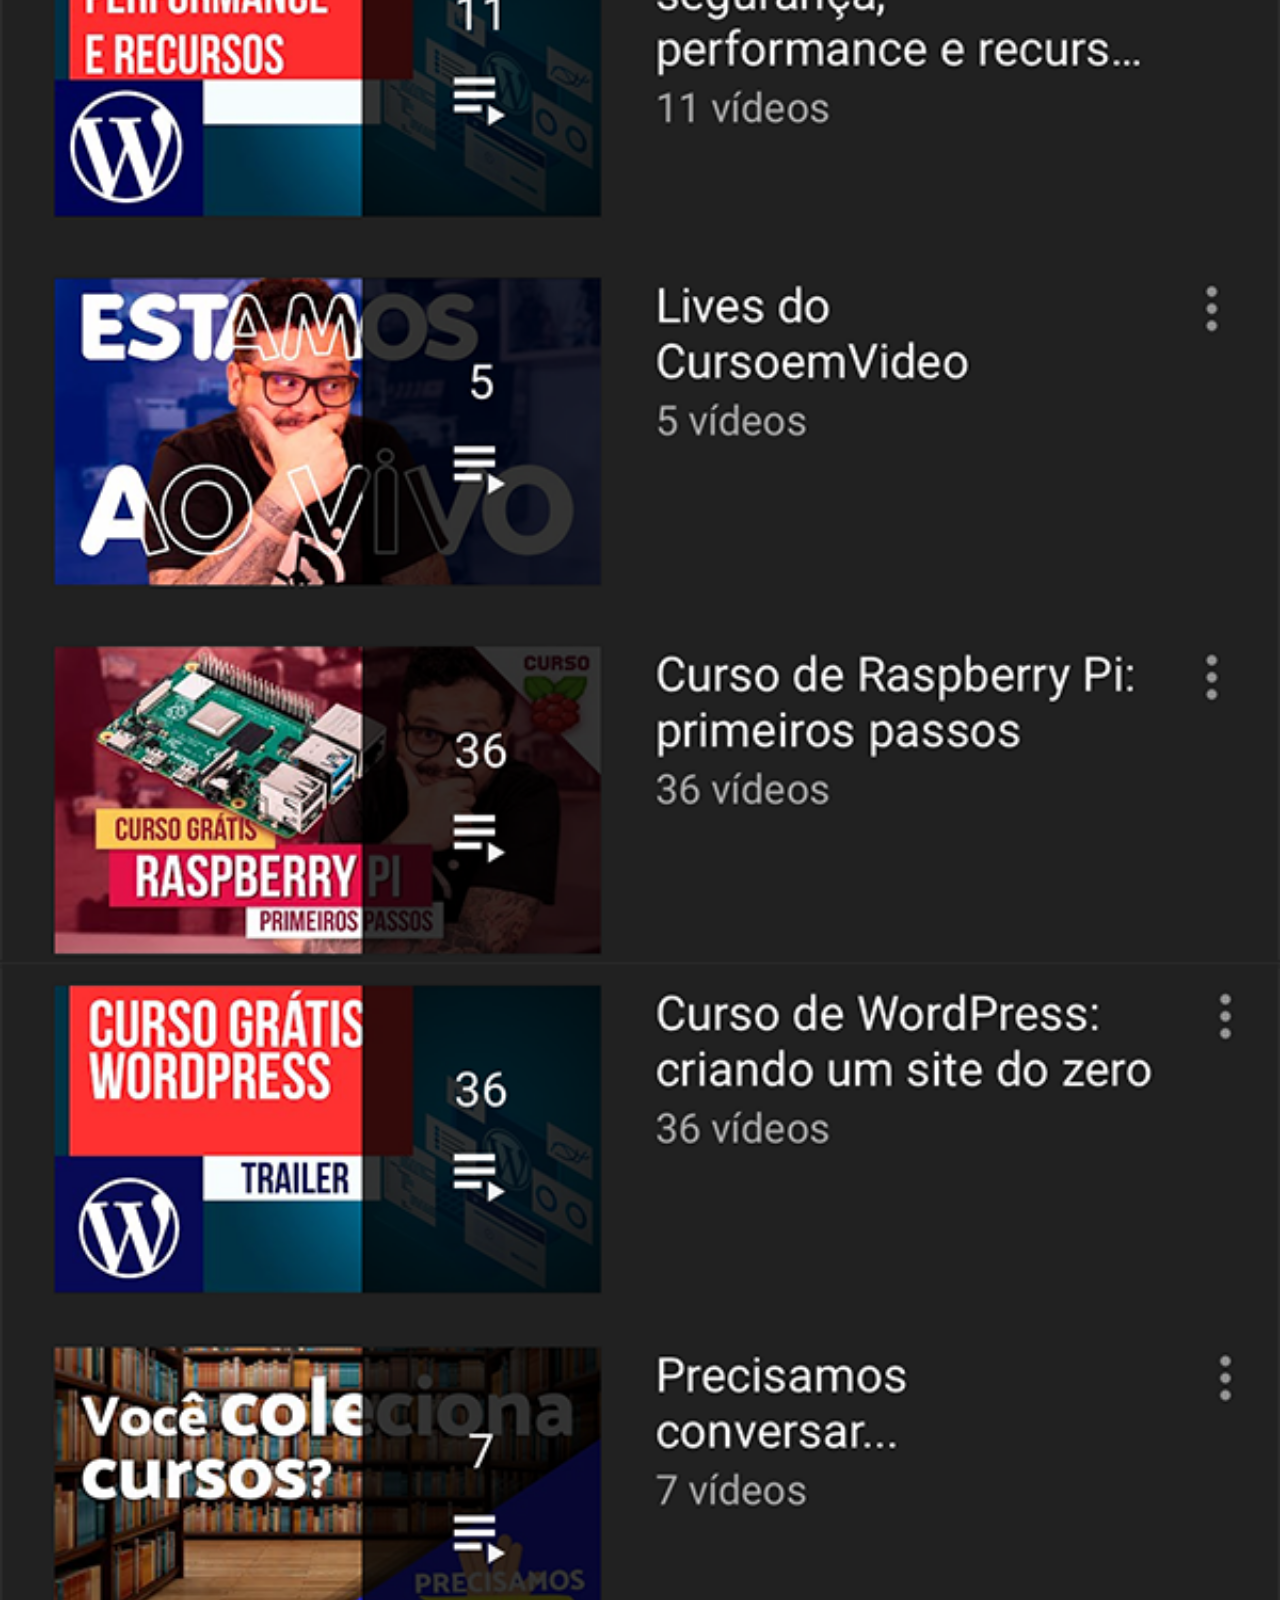
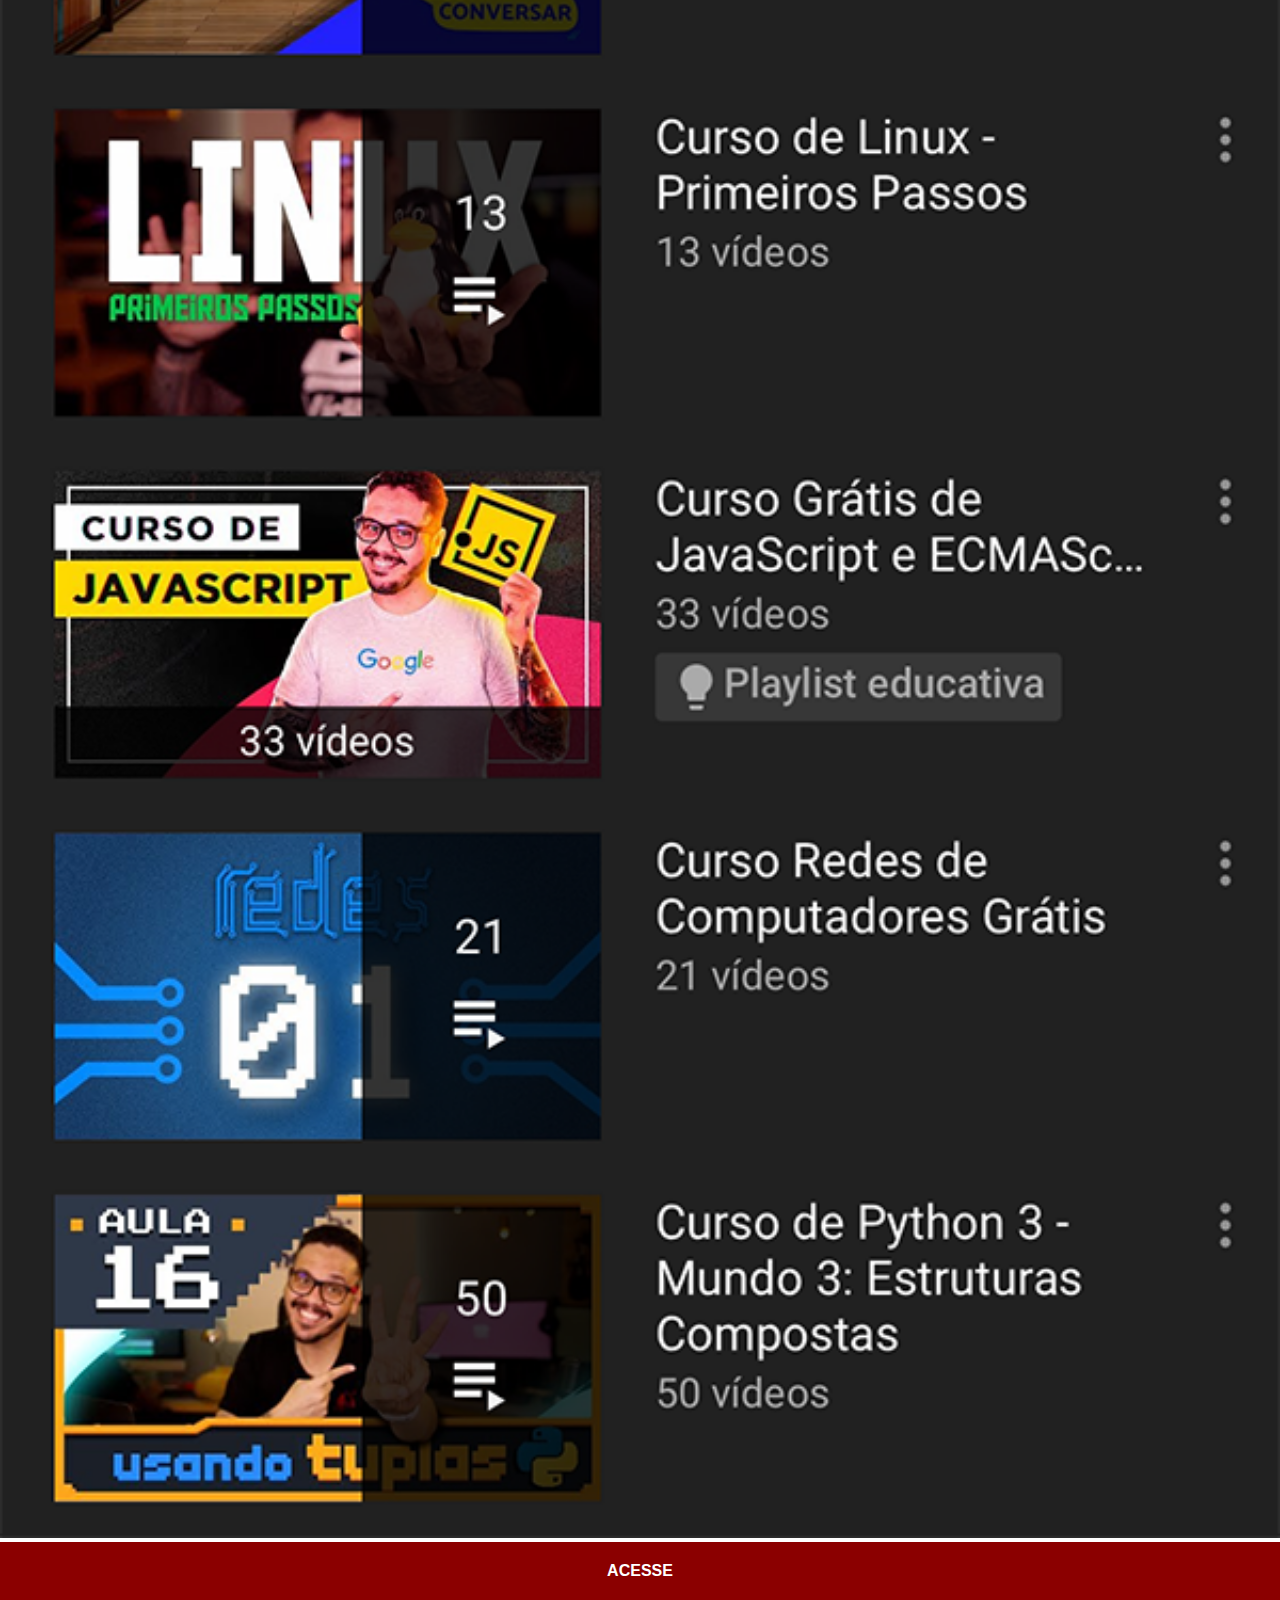
<file: youtube.html>
<!DOCTYPE html>
<html lang="pt-br">
<head>
    <meta charset="UTF-8">
    <meta name="viewport" content="width=device-width, initial-scale=1.0">
    <title>Youtube</title>
    <link rel="stylesheet" href="estilos/social.css">
    
</head>
<body>
    <img src="imagens/tela-youtube.png" alt="Youtube">
    <a href="http://youtube.com/@CursoemVideo/playlists" target="_blank">ACESSE</a>
</body>
</html>
</file>
<file: estilos/style.css>
* {
    margin: 0px;
    padding: 0px;
    font-family: Arial, Helvetica, sans-serif;
}

html, body {
    height: 100vh;
    width: 100vw;
    background-color: black;
}

body {
    background: url('../imagens/fundo-madeira.jpg')no-repeat top center;
    background-size: cover;
    background-attachment: fixed;
}

main {
    position: relative;
    height: 100vh;
}

section#telefone {
    position: absolute;
    top: 50%;
    left: 50%;
    transform: translate(-50%, -50%);
    height: 627px;
    width: 311px;
    background: url('../imagens/frame-iphone.png') no-repeat;
}

iframe#tela {
    position: relative;
    top: 80px;
    left: 22px;
    width: 267px;
    height: 471px;
    
}

section#redes-sociais {
    text-align: right;
}
section#redes-sociais img {
    width: 50px;
    margin: 10px;
    border-radius: 50%;
    box-shadow: 2px 2px 5px rgba(0, 0, 0, 0.404);
    box-sizing: border-box;

}

section#redes-sociais img:hover {
    border: 2px solid rgba(255, 255, 255, 0.637);
    transform: translate(-3px, -3px);
    box-shadow: 5px 5px 10px rgba(0, 0, 0, 0.623);
    transition: transform 0.3s border 1s;

}
</file>
<file: estilos/social.css>
* {
            margin: 0px;
            padding: 0px;
            font-family: Arial, Helvetica, sans-serif;
        }

        ::-webkit-scrollbar {
            width: 0px;
            height: 0px;
        }

        img {
            width: 100vw;
        }

        a {
            display: block;
            background-color: darkred;
            padding: 20px;
            color: white;
            text-align: center;
            font-weight: bolder;
            text-decoration: none;
            text
        }

        a:hover {
            background-color: red;
        }
</file>
